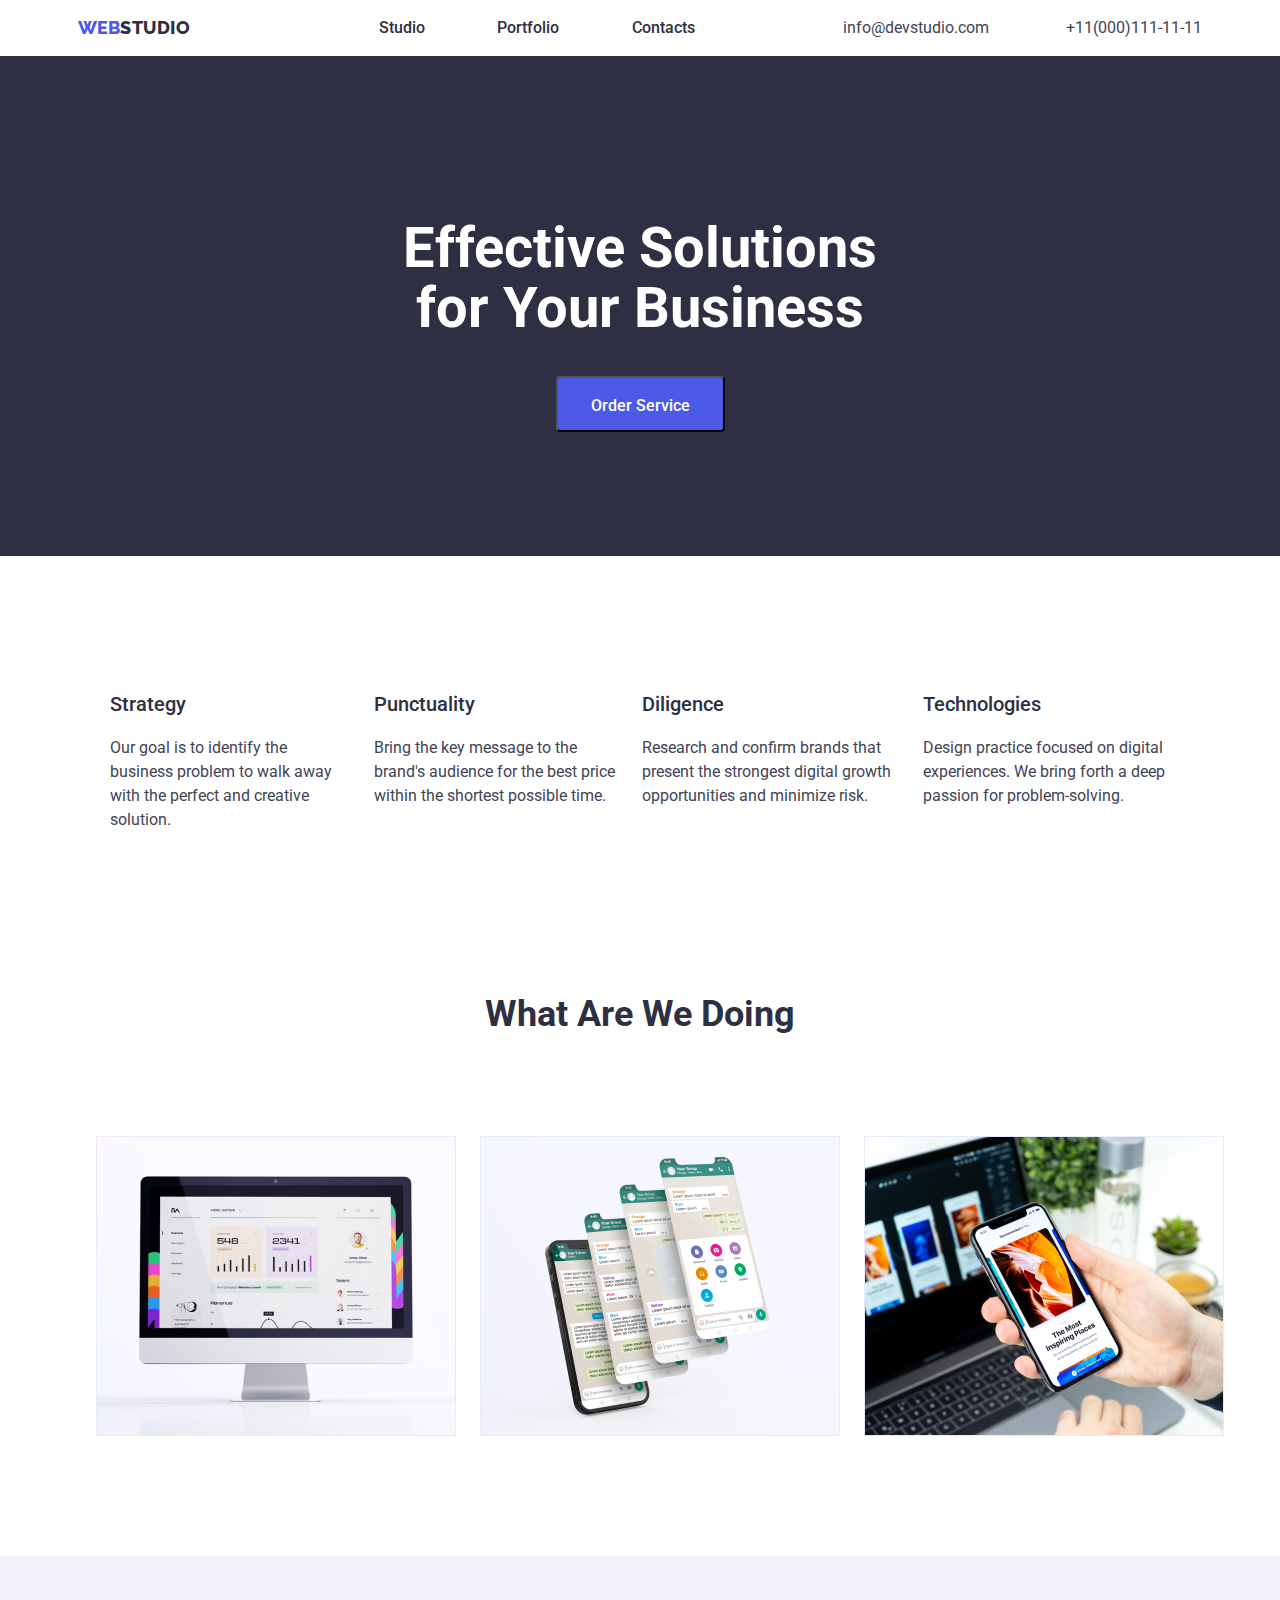
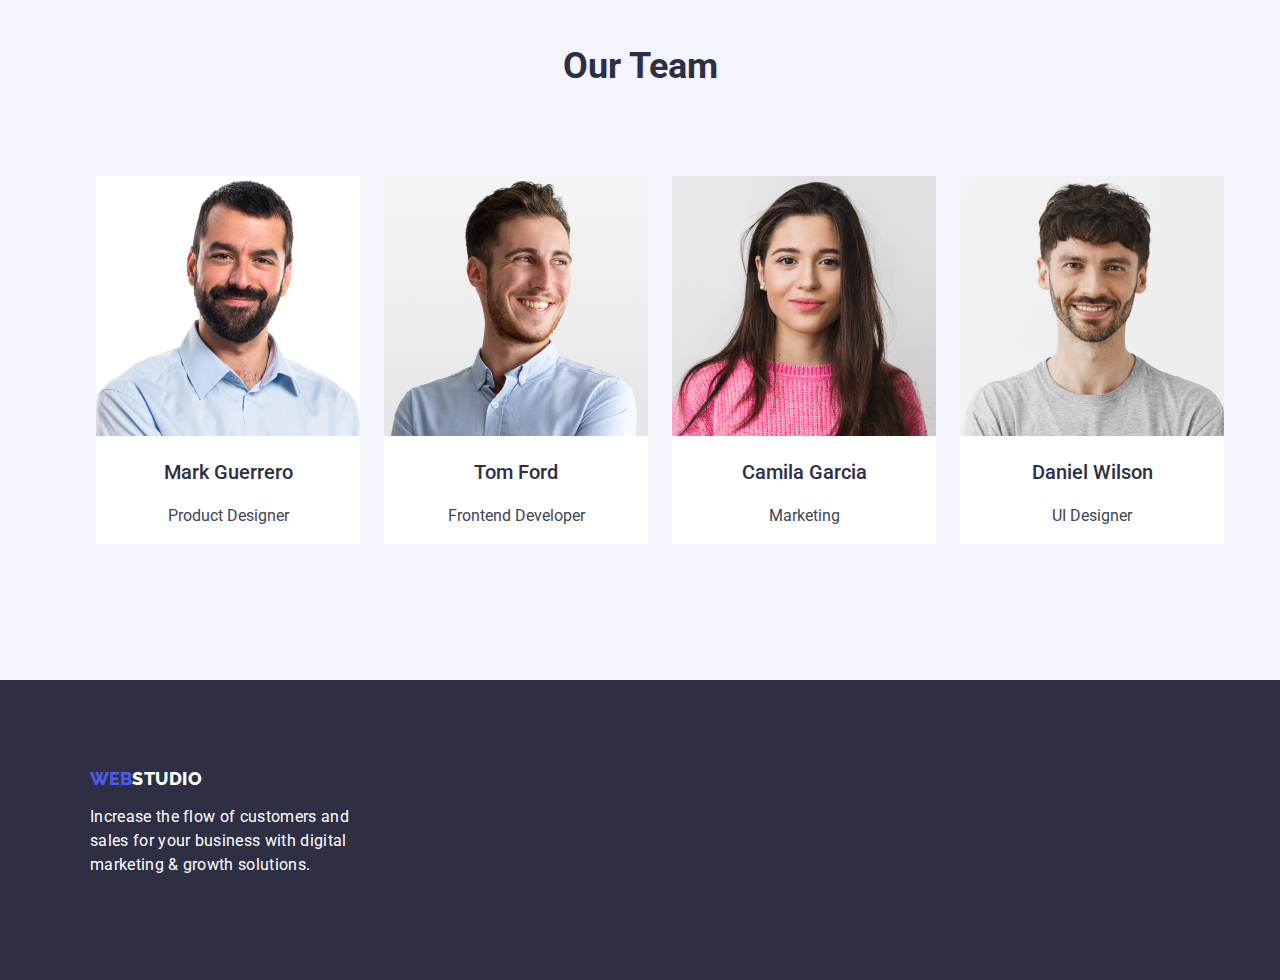
<file: index.html>
<!DOCTYPE html>
<html lang="en">
  <head>
    <meta charset="UTF-8" />
    <meta name="viewport" content="width=device-width, initial-scale=1.0" />
    <title>WebStudio</title>
    <link rel="preconnect" href="https://fonts.googleapis.com" />
    <link rel="preconnect" href="https://fonts.gstatic.com" crossorigin />
    <link
      href="https://fonts.googleapis.com/css2?family=Raleway:ital,wght@0,700;1,700&family=Roboto:ital,wght@0,400;0,500;0,700;0,900;1,400;1,500;1,700;1,900&display=swap"
      rel="stylesheet"
    />
    <link rel="stylesheet" href="./CSS/modern-normalize.css" />
    <link rel="stylesheet" href="./CSS/index.css" />
  </head>

  <body>
    <header class="global-header">
      <section class="section">
        <div class="container container-nav-bar">
          <!-- Logo design -->
          <a href="index.html" class="logo"
            ><span class="atribut-logo">STUDIO</span></a
          >
          <!-- Information about Nav Bar -->
          <nav class="main-nav">
            <!-- Information about links of nav-bar -->
            <ul class="link-color">
              <li><a href="index.html">Studio</a></li>
              <li><a href="portfolio.html">Portfolio</a></li>
              <li><a href="Contacts">Contacts</a></li>
            </ul>
          </nav>
          <!-- Information about contacts data -->
          <a href="mailto:info@devstudio.com" class="mail"
            >info@devstudio.com</a
          >

          <a href="tel:+11(000)111-11-11" class="tel">+11(000)111-11-11</a>
        </div>
      </section>
    </header>

    <!-- Main content-->
    <main>
      <!-- Information about Hero Section -->

      <section class="hero-section">
        <div class="container">
          <h1 class="hero-title">
            Effective Solutions <br />
            for Your Business
          </h1>
          <button type="button" class="btn-service">Order Service</button>
        </div>
      </section>

      <!--Information about Section 1 - feature-->
      <section class="section">
        <div class="container">
          <ul class="feature-list">
            <li>
              <h3 class="feature-title">Strategy</h3>
              <p class="feature-title-information">
                Our goal is to identify the business problem to walk away with
                the perfect and creative solution.
              </p>
            </li>
            <li>
              <h3 class="feature-title">Punctuality</h3>
              <p class="feature-title-information">
                Bring the key message to the brand's audience for the best price
                within the shortest possible time.
              </p>
            </li>
            <li>
              <h3 class="feature-title">Diligence</h3>
              <p class="feature-title-information">
                Research and confirm brands that present the strongest digital
                growth opportunities and minimize risk.
              </p>
            </li>
            <li>
              <h3 class="feature-title">Technologies</h3>
              <p class="feature-title-information">
                Design practice focused on digital experiences. We bring forth a
                deep passion for problem-solving.
              </p>
            </li>
          </ul>
        </div>
      </section>
      <!--Information about Section 2 - What are we doing-->
      <section class="section-what-we-doing">
        <div class="container">
          <h2 class="title-what-we-doing">What Are We Doing</h2>
          <ul class="what-we-doing-list">
            <li>
              <img
                src="images/Section_2/img_1.png"
                alt="Monitor"
                width="360"
                height="300"
              />
            </li>
            <li>
              <img
                src="images/Section_2/img_2.png"
                alt="Ecran telefon"
                width="360"
                height="300"
              />
            </li>
            <li>
              <img
                src="images/Section_2/img_3.png"
                alt="Telefon in mana"
                width="360"
                height="300"
              />
            </li>
          </ul>
        </div>
      </section>
      <!--Information about section 3 Our Team-->
      <section class="section-our-team">
        <div class="container">
          <h2 class="title-our-team">Our Team</h2>
          <ul class="section-our-team-list">
            <!-- Information about Card 1 -->
            <li class="background-card">
              <img
                src="images/Section_3/img_1.png"
                alt="Product designer image"
                width="264"
                height="260"
              />
              <h3 class="team-name">Mark Guerrero</h3>
              <p class="job-team">Product Designer</p>
            </li>
            <!-- Information about Card 2 -->
            <li class="background-card">
              <img
                src="images/Section_3/img_2.png"
                alt="Frontend Developer image"
                width="264"
                height="260"
              />
              <h3 class="team-name">Tom Ford</h3>
              <p class="job-team">Frontend Developer</p>
            </li>
            <!-- Information about Card 3 -->
            <li class="background-card">
              <img
                src="images/Section_3/img_3.png"
                alt="Marketing image"
                width="264"
                height="260"
              />
              <h3 class="team-name">Camila Garcia</h3>
              <p class="job-team">Marketing</p>
            </li>

            <!-- Information about Card 4 -->
            <li class="background-card">
              <img
                src="images/Section_3/img_4.png"
                alt="UI designer image"
                width="264"
                height="260"
              />
              <h3 class="team-name">Daniel Wilson</h3>
              <p class="job-team">UI Designer</p>
            </li>
          </ul>
        </div>
      </section>
    </main>
    <!--Footer information-->
    <footer class="footer-section">
      <section class="section">
        <div class="container">
          <a href="index.html" class="logo"
            ><span class="footer-logo-studio">STUDIO</span></a
          >
          <p class="short-description">
            Increase the flow of customers and <br />
            sales for your business with digital <br />
            marketing & growth solutions.
          </p>
        </div>
      </section>
    </footer>
  </body>
</html>
</file>
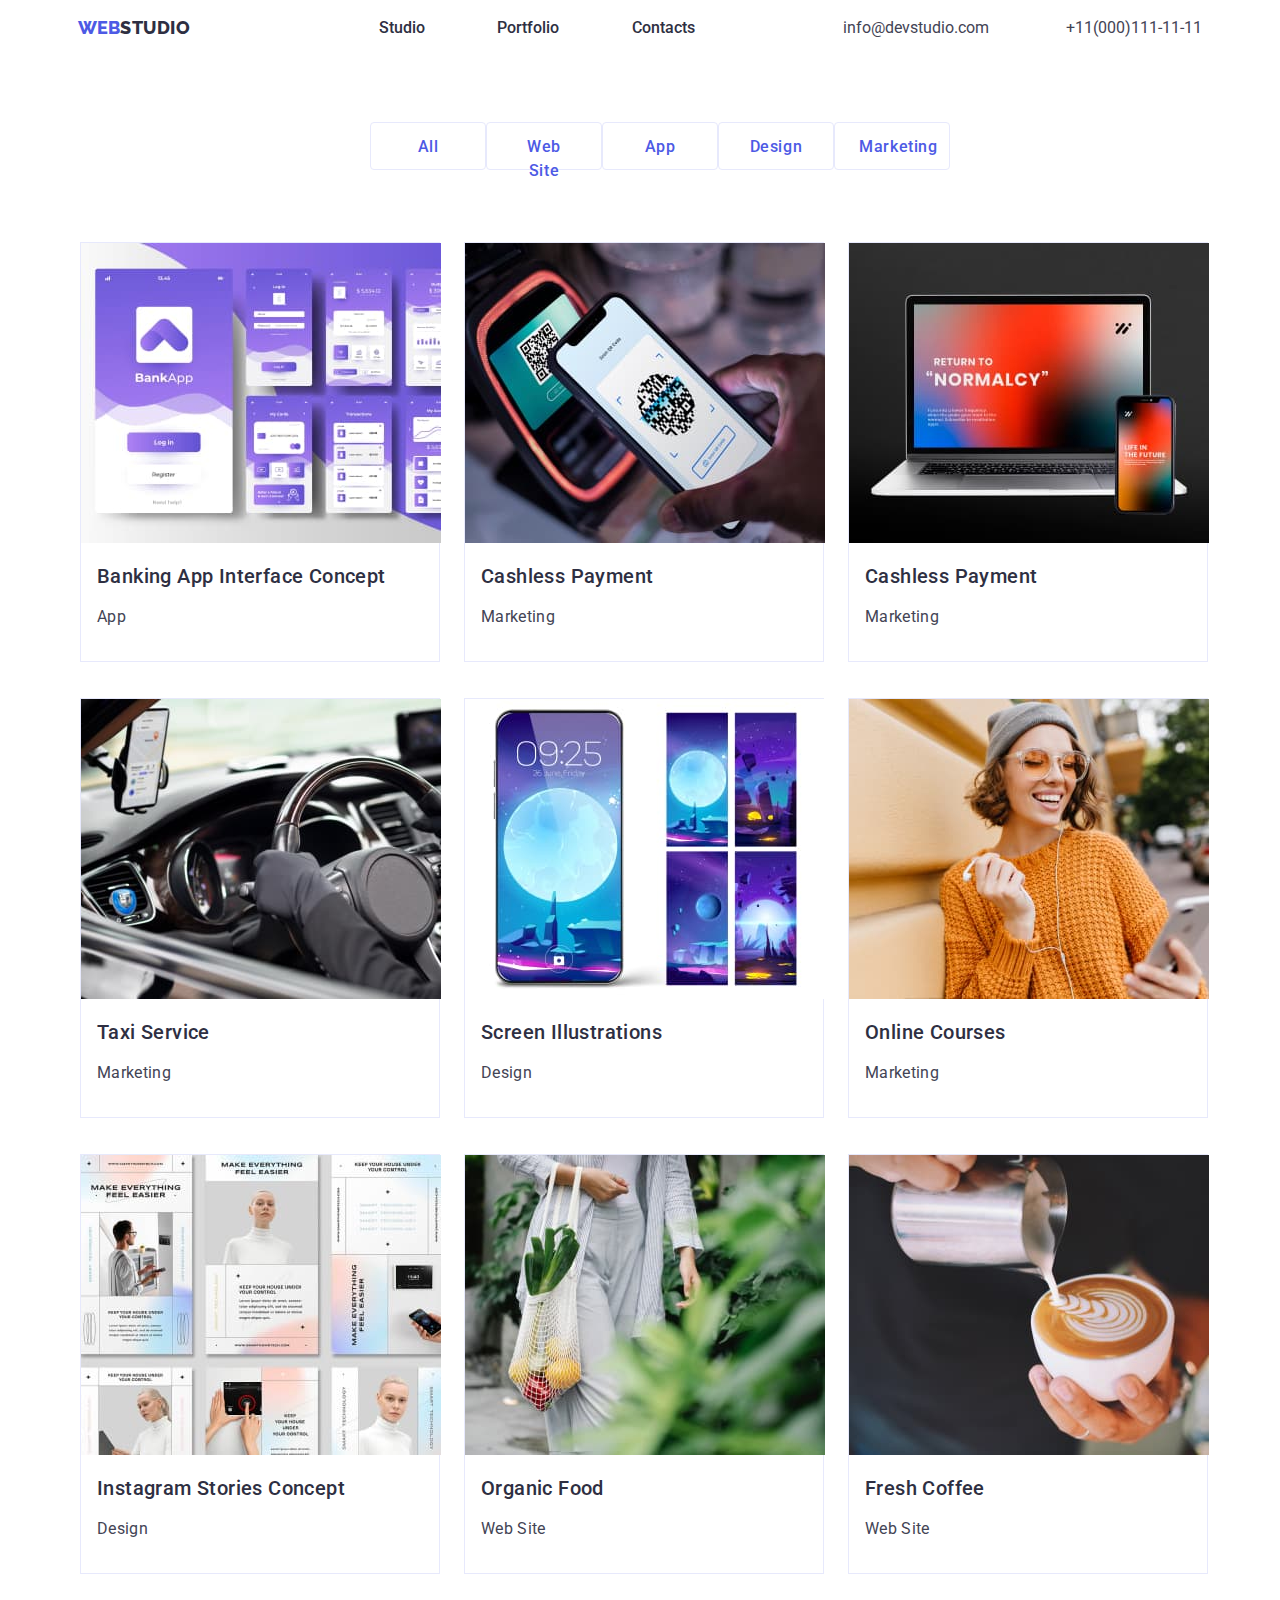
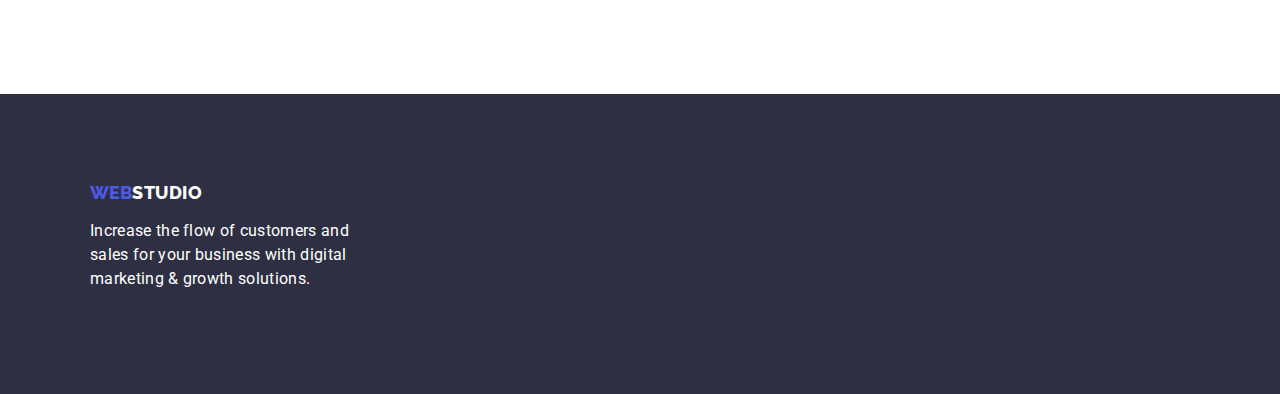
<file: portfolio.html>
<!DOCTYPE html>
<html lang="en">
  <head>
    <meta charset="UTF-8" />
    <meta name="viewport" content="width=device-width, initial-scale=1.0" />
    <title>Portfolio</title>
    <link rel="preconnect" href="https://fonts.googleapis.com" />
    <link rel="preconnect" href="https://fonts.gstatic.com" crossorigin />
    <link
      href="https://fonts.googleapis.com/css2?family=Raleway:ital,wght@0,700;1,700&family=Roboto:ital,wght@0,400;0,500;0,700;0,900;1,400;1,500;1,700;1,900&display=swap"
      rel="stylesheet"
    />
    <link rel="stylesheet" href="./CSS/modern-normalize.css" />
    <link rel="stylesheet" href="./CSS/portfolio.css" />
  </head>

  <body>
    <!-- Information about header -->
    <header class="global-header">
      <section class="section">
        <div class="container container-nav-bar">
          <!-- Logo ca text si link -->
          <a href="index.html" class="logo"
            ><span class="atribut-logo">STUDIO</span></a
          >
          <!-- Information about Nav Bar -->
          <nav class="main-nav">
            <ul class="link-color">
              <li><a href="index.html">Studio</a></li>
              <li><a href="portfolio.html">Portfolio</a></li>
              <li><a href="Contacts">Contacts</a></li>
            </ul>
          </nav>
          <!-- Information about Contacts Data-->

          <a href="mailto:info@devstudio.com" class="mail"
            >info@devstudio.com</a
          >
          <a href="tel:+11(000)111-11-11" class="tel">+11(000)111-11-11</a>
        </div>
      </section>
    </header>
    <!-- Main section -->
    <main>
      <!-- Section with filters buttons -->
      <section class="section">
        <div class="container">
          <ul class="button-list">
            <li><button type="button" class="btn-filter">All</button></li>
            <li><button type="button" class="btn-filter">Web Site</button></li>
            <li><button type="button" class="btn-filter">App</button></li>
            <li><button type="button" class="btn-filter">Design</button></li>
            <li><button type="button" class="btn-filter">Marketing</button></li>
          </ul>
        </div>
      </section>
      <!-- Section with Row 1 -->
      <section class="section">
        <div class="container">
          <ul class="project-card-list">
            <!-- Project Card 1 -->
            <li class="project-card">
              <img
                src="./images/Row-1/img-1.jpg"
                alt="bank-iterface-app"
                width="360"
                height="300"
              />
              <h2 class="card-content">Banking App Interface Concept</h2>
              <p class="card-content-information">App</p>
            </li>
            <!-- Project Card 2 -->
            <li class="project-card">
              <img
                src="./images/Row-1/img-2.jpg"
                alt="payment-with-phone"
                width="360"
                height="300"
              />
              <h2 class="card-content">Cashless Payment</h2>
              <p class="card-content-information">Marketing</p>
            </li>
            <!-- Project Card 3 -->
            <li class="project-card">
              <img
                src="./images/Row-1/img-3.jpg"
                alt="Laptop-and-phone-desktop"
                width="360"
                height="300"
              />
              <h2 class="card-content">Cashless Payment</h2>
              <p class="card-content-information">Marketing</p>
            </li>
          </ul>
        </div>
      </section>
      <!-- Section with Row 2 -->
      <section class="section">
        <div class="container">
          <ul class="project-card-list">
            <!-- Project Card 1 -->
            <li class="project-card">
              <img
                src="./images/Row-2/img-1.jpg"
                alt="car-steering-wheel"
                width="360"
                height="300"
              />
              <h2 class="card-content">Taxi Service</h2>
              <p class="card-content-information">Marketing</p>
            </li>
            <!-- Project Card 2 -->
            <li class="project-card">
              <img
                src="./images/Row-2/img-2.jpg"
                alt="phone-screen-ilustration"
                width="360"
                height="300"
              />
              <h2 class="card-content">Screen Illustrations</h2>
              <p class="card-content-information">Design</p>
            </li>
            <!-- Project Card 3 -->
            <li class="project-card">
              <img
                src="./images/Row-2/img-3.jpg"
                alt="girl-with-phone"
                width="360"
                height="300"
              />
              <h2 class="card-content">Online Courses</h2>
              <p class="card-content-information">Marketing</p>
            </li>
          </ul>
        </div>
      </section>
      <!-- Section with Row 3 -->
      <section class="section">
        <div class="container">
          <ul class="project-card-list">
            <!-- Project Card 1 -->
            <li class="project-card">
              <img
                src="./images/Row-3/img-1.jpg"
                alt="instagram-stories"
                width="360"
                height="300"
              />
              <h2 class="card-content">Instagram Stories Concept</h2>
              <p class="card-content-information">Design</p>
            </li>
            <!-- Project Card 2 -->
            <li class="project-card">
              <img
                src="images/Row-3/img-2.jpg"
                alt="organic-food"
                width="360"
                height="300"
              />
              <h2 class="card-content">Organic Food</h2>
              <p class="card-content-information">Web Site</p>
            </li>
            <!-- Project Card 3 -->
            <li class="project-card">
              <img
                src="images/Row-3/img-3.jpg"
                alt="making-coffee"
                width="360"
                height="300"
              />
              <h2 class="card-content">Fresh Coffee</h2>
              <p class="card-content-information">Web Site</p>
            </li>
          </ul>
        </div>
      </section>
    </main>
    <!-- Footer Section -->
    <footer class="footer-section-portfolio">
      <section class="section">
        <div class="container">
          <a href="index.html" class="logo"
            ><span class="footer-logo-studio">STUDIO</span></a
          >
          <p class="footer-description">
            Increase the flow of customers and <br />
            sales for your business with digital <br />
            marketing & growth solutions.
          </p>
        </div>
      </section>
    </footer>
  </body>
</html>
</file>
<file: CSS/index.css>
:root {
--primary-color: #434455;
--secondary-color: #2e2f42;
--button-background-color: #4d5ae5;
--visited-links: #b900b9;
--hover-color: #0606bd;
--background-color-section-our-team: #f4f4fd;
--background-white-color: #fff;
--heading-font-family: "Raleway",
    sans-serif;
--text-font-family: "Roboto",
    sans-serif;
}


/* General settings of all elements */
*{
    body {
        font-family: var(--text-font-family);
        color: var(--primary-color);
    }
}


ul {
    list-style-type: none;
}

.global-header .main-nav a{
    text-decoration: none;
}

.container {
    width: 1200px;
}
.section {
    display: flex;
    justify-content: center;
}
.container-nav-bar {
    display: flex;
    justify-content: space-around;
    align-items: center;
}


.link-color {
    display: flex;
    justify-content: space-evenly;
    width: 500px;
    
}



/* Information of logo WEB */
.logo::before{
    content:"WEB";
    color: var(--button-background-color);
    font-family: var(--heading-font-family);
    font-weight: 800;
    font-size: 18px;
    line-height: 1.16667;
}
/* Information of logo STUDIO */
.atribut-logo {
    font-family: var(--heading-font-family);
    font-weight: 800;
    font-size: 18px;
    line-height: 1.16667;
    letter-spacing: 0.03em;
    text-transform: uppercase;
    color: var(--secondary-color);
    
}
.logo, .atribut-logo a{
    text-decoration: none;
}
/* Information about link */
.global-header .link-color a{
    font-weight: 500;
    font-size: 16px;
    line-height: 1.5em;
    color: var(--secondary-color);
}
.link-color a:visited {
    color: var(--visited-links);
}



/* Information about contacts data */
.mail {
    font-size: 16px;
    line-height: 1.5em;
    text-decoration: none;
    color: var(--primary-color);
}
.mail:hover,
.mail:focus {
    color: var(--hover-color);
}
.tel {
    font-size: 16px;
    line-height: 1.5em;
    text-decoration: none;
    color: var(--primary-color);
}
.tel:hover,
.tel:focus {
    color: var(--hover-color);
}

/* Information about Hero Section */
.hero-section{
    display: flex;
    background-color: var(--secondary-color);
    justify-content: center;
    text-align: center;
    align-items: center;
    height: 500px;
    
}

.hero-title {
    font-weight: 700;
    font-size: 56px;
    line-height: 1.07143em;
    color: var(--background-white-color);

    
}
/* Information about button service */
.btn-service {
    background-color: var(--button-background-color);
    border-radius: 4px;
    padding: 16px 32px;
    width: 169px;
    height: 56px;
    font-weight: 500;
    font-size: 16px;
    line-height: 1.5em;
    color: var(--background-white-color);
    cursor:pointer;
    justify-content: center;
}
.btn-service:hover {
    background-color:var(--button-background-color);     
}

.btn-service:focus {
    background-color: var(--button-background-color);
}
/* Information about What are We Doing */
.feature-title {
    font-weight: 500;
    font-size: 20px;
    line-height: 1.2em;
    color: var(--secondary-color);
}
.feature-title-information {
    font-size: 16px;
    line-height: 1.5em;
}


.feature-list {
    display: flex;
    gap: 24px;
    padding: 100px 70px;
}
/* Information about What are we doing Section */
.section-what-we-doing {
    display: flex;
    justify-content: center;
    padding: 0px 100px;
}
.what-we-doing-list {
    display: flex;
    gap: 24px;
    justify-content: center;
}
.title-what-we-doing {
    font-weight: 700;
    font-size: 36px;
    line-height: 1.11111em;
    color: var(--secondary-color);
    text-align: center;
    padding-bottom: 72px;
}

/* Information about Our Team */

.section-our-team {
    display: flex;
    background-color: var(--background-color-section-our-team);
    justify-content: center;
    margin-top: 100px
    
}
.section-our-team-list {
    display: flex;
    justify-content: center;
    gap: 24px;
    padding-bottom: 120px;
    
}
.title-our-team {
    font-weight: 700;
    font-size: 36px;
    line-height: 1.11111em;
    color: var(--secondary-color);
    text-align: center;
    padding: 60px 35px;
}
.team-name {
    font-weight: 500;
    font-size: 20px;
    line-height: 1.2em;
    color: var(--secondary-color);
    text-align: center;
}
.job-team {
    font-size: 16px;
    line-height: 1.5em;
    text-align: center;
}

.short-description {
    font-size: 16px;
    line-height: 1.5em;
}
.background-card {
    background-color: var(--background-white-color);
}

/* Information about footer section */
.footer-section {
    display: flex;
    background-color: var(--secondary-color);
    justify-content: center;
    height: 300px;
    padding-left: 100px;
    align-items: center;
}

.footer-logo::after {
    content:"WEB";
    color: var(--button-background-color);
    font-family: var(--heading-font-family);
    font-weight: 800;
    font-size: 18px;
    line-height: 1.16667;
}
.footer-logo-studio {
    font-family: var(--heading-font-family);
    font-weight: 800;
    font-size: 18px;
    line-height: 1.16667;
    letter-spacing: 0.03em;
    text-transform: uppercase;
    color: var(--background-white-color);
}

.short-description {
    font-size: 16px;
    line-height: 1.5;
    letter-spacing: 0.02em;
    color: var(--background-white-color);
}
</file>
<file: CSS/portfolio.css>
:root {
    --primary-color: #434455;
    --secondary-color: #2e2f42;
    --button-background-color: #4d5ae5;
    --visited-links: #b900b9;
    --hover-color: #0606bd;
    --background-white-color: #fff;
    --footer-section-color: #2e2f42;
    --border-color: #e7e9fc;
    --heading-font-family: "Raleway",
        sans-serif;
    --text-font-family: "Roboto",
        sans-serif;
}
/* Information about font color and font family */
* {
    body {
        font-family: var(--text-font-family);
        color: var(--primary-color);
    }
}
ul {
    list-style-type: none;
}
/* General settings */
.global-header .main-nav a {
    text-decoration: none;
}
.container {
    width: 1200px;
}

.section {
    display: flex;
    justify-content: center;
}

.container-nav-bar {
    display: flex;
    justify-content: space-around;
    align-items: center;
}
.link-color {
    display: flex;
    justify-content: space-evenly;
    width: 500px;
}

/* Information about Logo */
.logo::before {
    content: "WEB";
    color: var(--button-background-color);
    font-family: var(--heading-font-family);
    font-weight: 800;
    font-size: 18px;
    line-height: 1.16667;
}
.atribut-logo {
    font-family: var(--heading-font-family);
    font-weight: 800;
    font-size: 18px;
    line-height: 1.16667;
    letter-spacing: 0.03em;
    text-transform: uppercase;
    color: var(--secondary-color);
}
.logo,
.atribut-logo a {
    text-decoration: none;
}

/* Information about links */
.global-header .link-color a {
    font-weight: 500;
    font-size: 16px;
    line-height: 1.5;
    color: var(--secondary-color);
}
.link-color a:visited {
    color: var(--visited-links);
}
/* Information about contacts data */
.mail {
    font-size: 16px;
    line-height: 1.5em;
    text-decoration: none;
    color: var(--primary-color);
}

.mail:hover,
.mail:focus {
    color: var(--hover-color);
}

.tel {
    font-size: 16px;
    line-height: 1.5em;
    text-decoration: none;
    color: var(--primary-color);
}

.tel:hover,
.tel:focus {
    color: var(--hover-color);
}

/* Information about buttons style */
.button-list {
    display: flex;
    justify-content: center;
    padding-top: 50px;
    padding-bottom: 30px;
}
.btn-filter {
    border: 1px solid #e7e9fc;
    border-radius: 4px;
    padding: 12px 24px;
    width: 116px;
    height: 48px;
    background-color: var(--background-white-color);
    font-weight: 500;
    font-size: 16px;
    line-height: 1.5;
    letter-spacing: 0.04em;
    text-align: center;
    color: var(--button-background-color);
    cursor: pointer;
}
.btn-filter:hover {
    background-color: var(--button-background-color);
    color: var(--background-white-color);
}
.btn-filter:focus {
    background-color: var(--button-background-color);
    color: var(--background-white-color);
    outline-color: transparent;
}

/* Information about Cards */
.project-card-list {
    display: flex;
    gap: 24px;
    margin-bottom: 20px;
}
.project-card {
    width: 360px;
    height: 420px;
    background: var(--background-white-color);
    border: 1px solid #e7e9fc;
    
}

/* Information about card contents */
.card-content {
    font-weight: 500;
    font-size: 20px;
    line-height: 1.2em;
    letter-spacing: 0.02em;
    color: var(--secondary-color);
    padding-left: 16px;

}
.card-content-information {
    font-size: 16px;
    line-height: 1.5;
    letter-spacing: 0.02em;
    padding-left: 16px;
}

/* About footer section */


.footer-section-portfolio {
    display: flex;
    background-color: var(--secondary-color);
    justify-content: center;
    height: 300px;
    padding-left: 100px;
    align-items: center;
    margin-top: 100px;
}
/* Information about logo in footer */
.footer-logo::after{
    content: "STUDIO";
    color: var(--background-white-color);
    font-family: "Raleway", sans-serif;
    font-weight: 800;
    font-size: 18px;
    line-height: 1.16667;
}
.footer-logo-studio {
    font-family: var(--heading-font-family);
    font-weight: 800;
    font-size: 18px;
    line-height: 1.16667;
    letter-spacing: 0.03em;
    text-transform: uppercase;
    color: var(--background-white-color);
}

/* Information about footer desscription */
.footer-description {
    font-size: 16px;
    line-height: 1.5;
    letter-spacing: 0.02em;
    color: var(--background-white-color);
}
</file>
